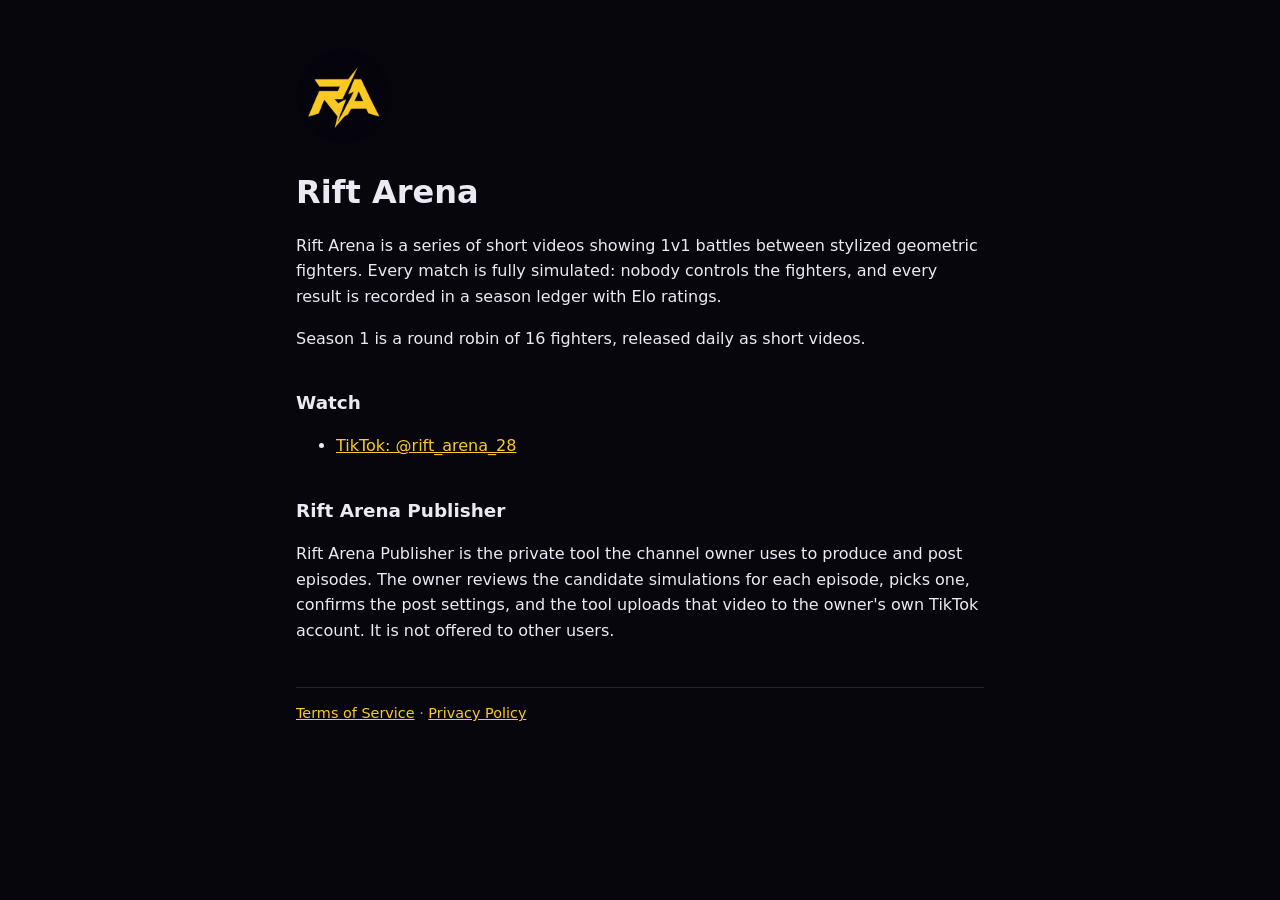
<file: index.html>
<!doctype html>
<html lang="en">
<head>
<meta charset="utf-8">
<meta name="viewport" content="width=device-width, initial-scale=1">
<title>Rift Arena</title>
<meta name="description" content="Rift Arena: simulated 1v1 battles between geometric fighters, released as short videos.">
<link rel="icon" href="/logo.png">
<link rel="stylesheet" href="/style.css">
</head>
<body>
<main>
  <img class="logo" src="/logo.png" alt="Rift Arena logo">
  <h1>Rift Arena</h1>
  <p>Rift Arena is a series of short videos showing 1v1 battles between stylized geometric fighters. Every match is fully simulated: nobody controls the fighters, and every result is recorded in a season ledger with Elo ratings.</p>
  <p>Season 1 is a round robin of 16 fighters, released daily as short videos.</p>
  <h2>Watch</h2>
  <ul>
    <li><a href="https://www.tiktok.com/@rift_arena_28">TikTok: @rift_arena_28</a></li>
  </ul>
  <h2>Rift Arena Publisher</h2>
  <p>Rift Arena Publisher is the private tool the channel owner uses to produce and post episodes. The owner reviews the candidate simulations for each episode, picks one, confirms the post settings, and the tool uploads that video to the owner's own TikTok account. It is not offered to other users.</p>
  <footer><a href="/terms/">Terms of Service</a> · <a href="/privacy/">Privacy Policy</a></footer>
</main>
</body>
</html>
</file>
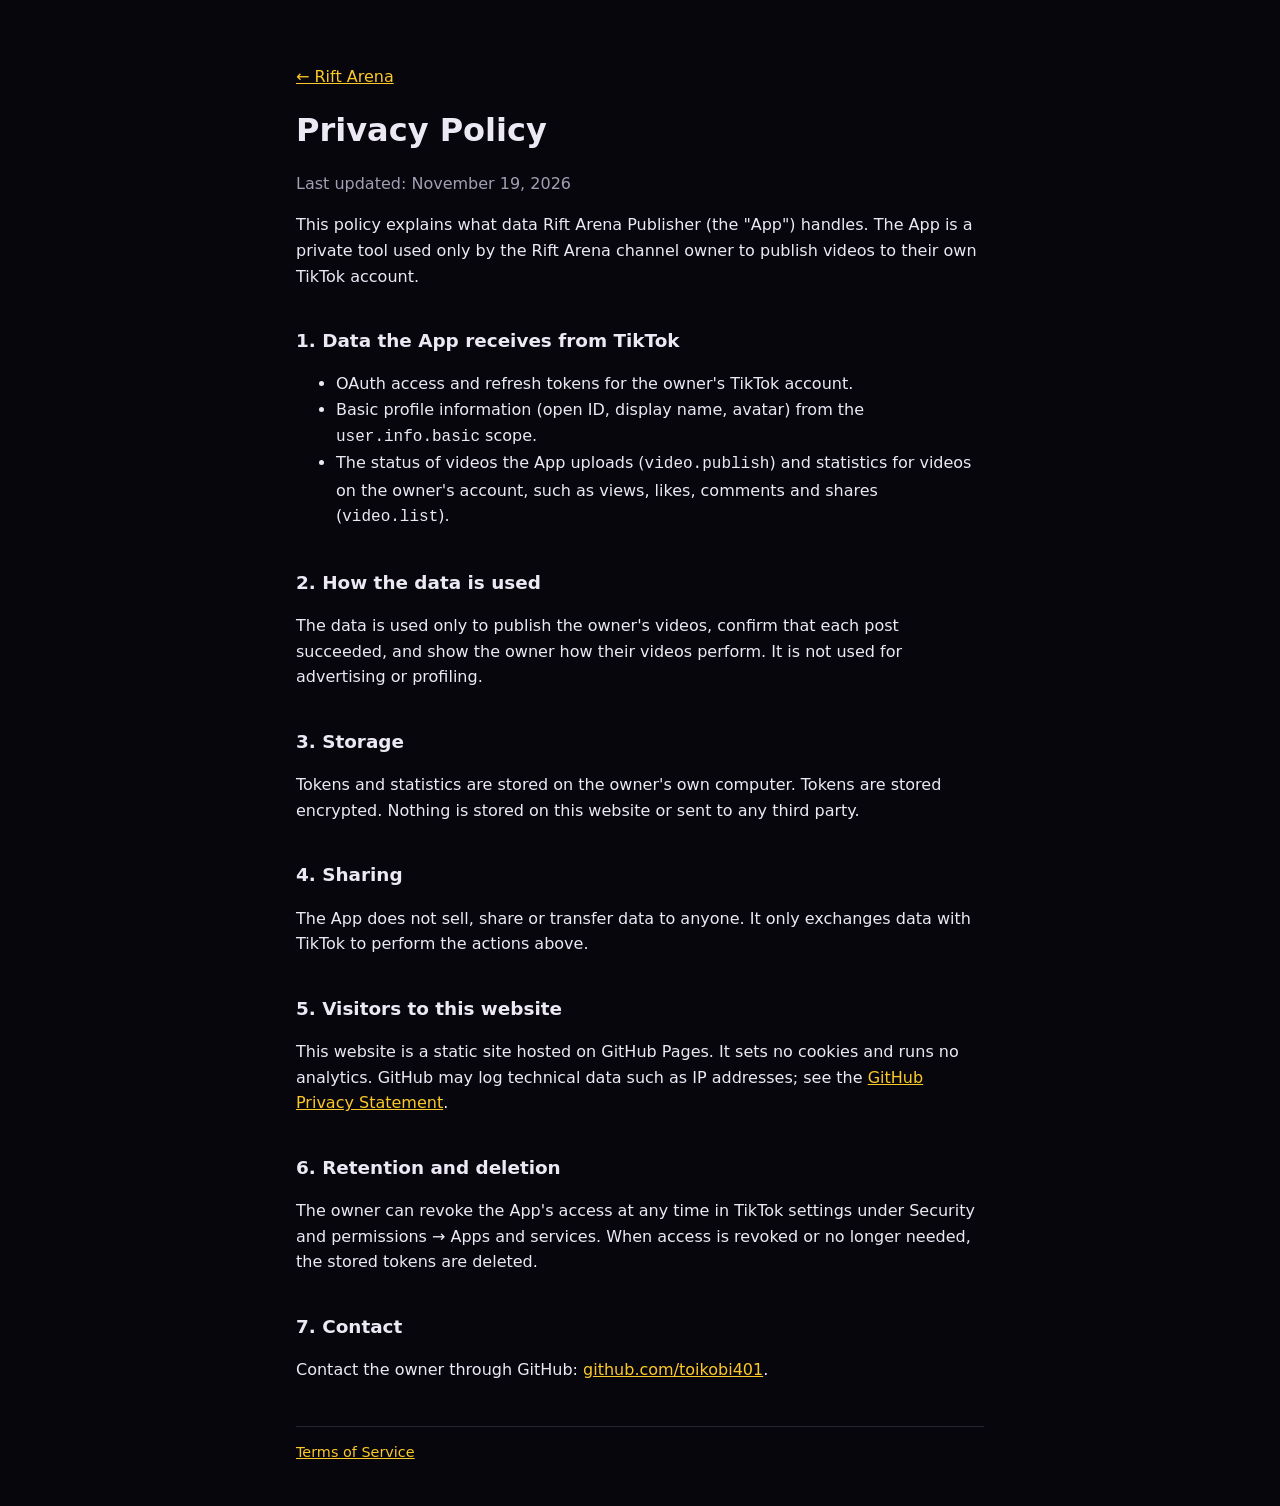
<file: privacy/index.html>
<!doctype html>
<html lang="en">
<head>
<meta charset="utf-8">
<meta name="viewport" content="width=device-width, initial-scale=1">
<title>Privacy Policy</title>
<link rel="icon" href="/logo.png">
<link rel="stylesheet" href="/style.css">
</head>
<body>
<main>
  <p><a href="/">← Rift Arena</a></p>
  <h1>Privacy Policy</h1>
  <p class="muted">Last updated: November 19, 2026</p>

  <p>This policy explains what data Rift Arena Publisher (the "App") handles. The App is a private tool used only by the Rift Arena channel owner to publish videos to their own TikTok account.</p>

  <h2>1. Data the App receives from TikTok</h2>
  <ul>
    <li>OAuth access and refresh tokens for the owner's TikTok account.</li>
    <li>Basic profile information (open ID, display name, avatar) from the <code>user.info.basic</code> scope.</li>
    <li>The status of videos the App uploads (<code>video.publish</code>) and statistics for videos on the owner's account, such as views, likes, comments and shares (<code>video.list</code>).</li>
  </ul>

  <h2>2. How the data is used</h2>
  <p>The data is used only to publish the owner's videos, confirm that each post succeeded, and show the owner how their videos perform. It is not used for advertising or profiling.</p>

  <h2>3. Storage</h2>
  <p>Tokens and statistics are stored on the owner's own computer. Tokens are stored encrypted. Nothing is stored on this website or sent to any third party.</p>

  <h2>4. Sharing</h2>
  <p>The App does not sell, share or transfer data to anyone. It only exchanges data with TikTok to perform the actions above.</p>

  <h2>5. Visitors to this website</h2>
  <p>This website is a static site hosted on GitHub Pages. It sets no cookies and runs no analytics. GitHub may log technical data such as IP addresses; see the <a href="https://docs.github.com/en/site-policy/privacy-policies/github-general-privacy-statement">GitHub Privacy Statement</a>.</p>

  <h2>6. Retention and deletion</h2>
  <p>The owner can revoke the App's access at any time in TikTok settings under Security and permissions → Apps and services. When access is revoked or no longer needed, the stored tokens are deleted.</p>

  <h2>7. Contact</h2>
  <p>Contact the owner through GitHub: <a href="https://github.com/toikobi401">github.com/toikobi401</a>.</p>

  <footer><a href="/terms/">Terms of Service</a></footer>
</main>
</body>
</html>
</file>
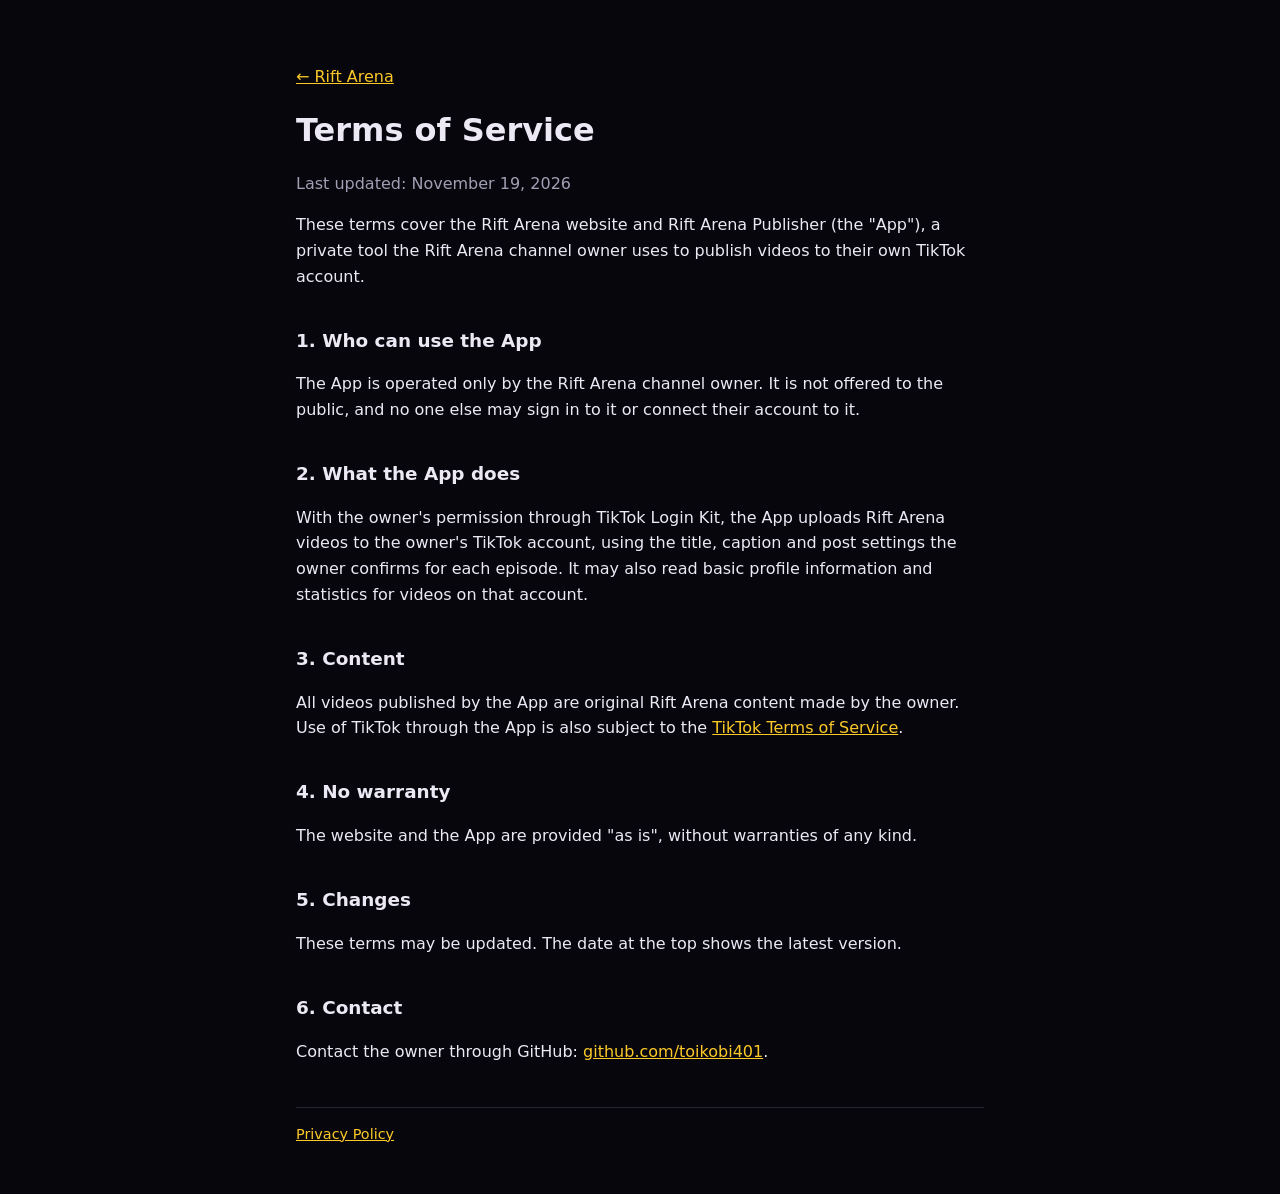
<file: terms/index.html>
<!doctype html>
<html lang="en">
<head>
<meta charset="utf-8">
<meta name="viewport" content="width=device-width, initial-scale=1">
<title>Terms of Service</title>
<link rel="icon" href="/logo.png">
<link rel="stylesheet" href="/style.css">
</head>
<body>
<main>
  <p><a href="/">← Rift Arena</a></p>
  <h1>Terms of Service</h1>
  <p class="muted">Last updated: November 19, 2026</p>

  <p>These terms cover the Rift Arena website and Rift Arena Publisher (the "App"), a private tool the Rift Arena channel owner uses to publish videos to their own TikTok account.</p>

  <h2>1. Who can use the App</h2>
  <p>The App is operated only by the Rift Arena channel owner. It is not offered to the public, and no one else may sign in to it or connect their account to it.</p>

  <h2>2. What the App does</h2>
  <p>With the owner's permission through TikTok Login Kit, the App uploads Rift Arena videos to the owner's TikTok account, using the title, caption and post settings the owner confirms for each episode. It may also read basic profile information and statistics for videos on that account.</p>

  <h2>3. Content</h2>
  <p>All videos published by the App are original Rift Arena content made by the owner. Use of TikTok through the App is also subject to the <a href="https://www.tiktok.com/legal/terms-of-service">TikTok Terms of Service</a>.</p>

  <h2>4. No warranty</h2>
  <p>The website and the App are provided "as is", without warranties of any kind.</p>

  <h2>5. Changes</h2>
  <p>These terms may be updated. The date at the top shows the latest version.</p>

  <h2>6. Contact</h2>
  <p>Contact the owner through GitHub: <a href="https://github.com/toikobi401">github.com/toikobi401</a>.</p>

  <footer><a href="/privacy/">Privacy Policy</a></footer>
</main>
</body>
</html>
</file>
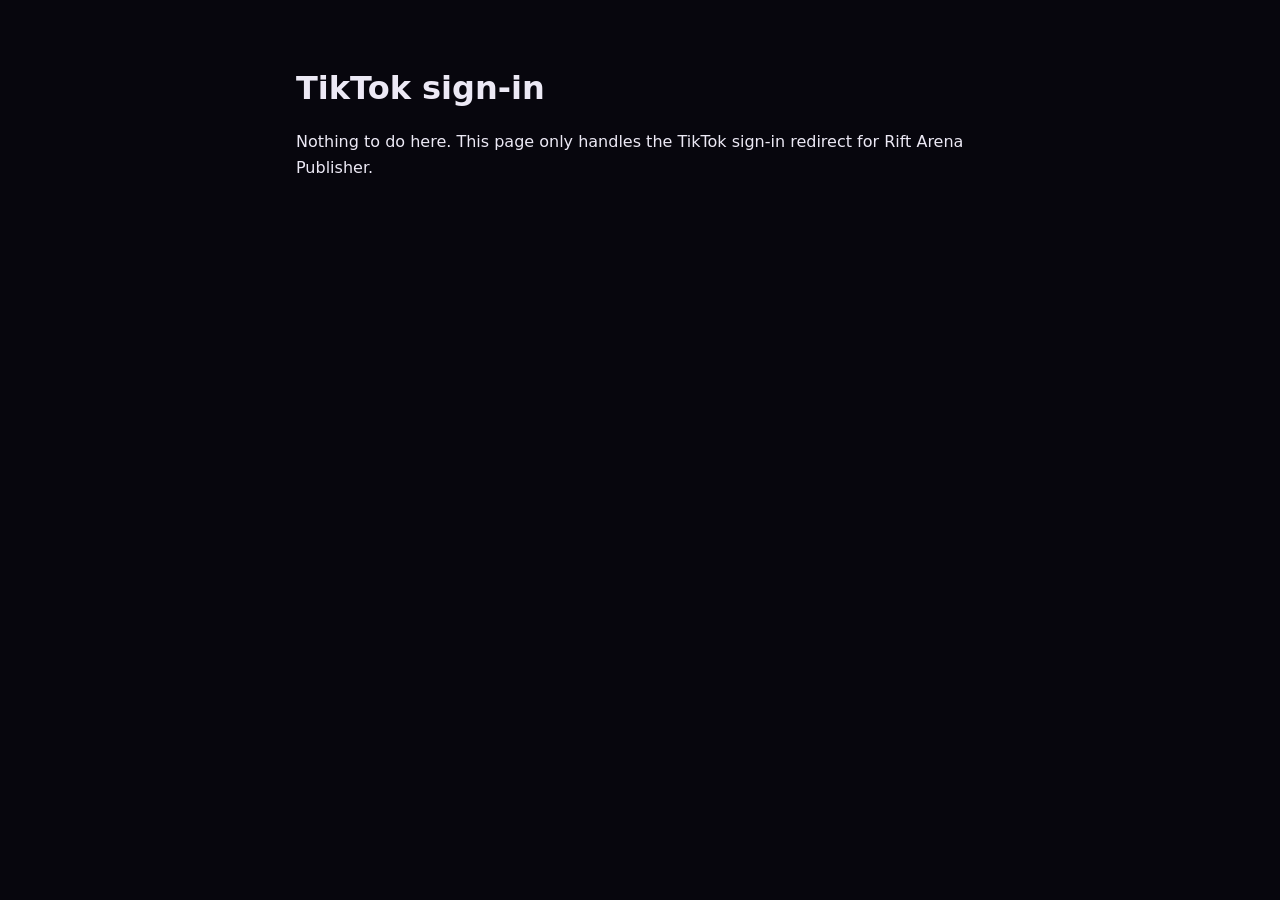
<file: tiktok/callback/index.html>
<!doctype html>
<html lang="en">
<head>
<meta charset="utf-8">
<meta name="viewport" content="width=device-width, initial-scale=1">
<meta name="referrer" content="no-referrer">
<title>TikTok sign-in</title>
<link rel="icon" href="/logo.png">
<link rel="stylesheet" href="/style.css">
</head>
<body>
<main>
  <h1>TikTok sign-in</h1>
  <p id="msg">Returning to Rift Arena Publisher…</p>
</main>
<script>
  // TikTok requires an HTTPS redirect URI, so this page relays the OAuth result to the local tool.
  var LOCAL = 'http://127.0.0.1:5173/api/tiktok/oauth/callback';
  var q = new URLSearchParams(location.search);
  if (q.has('code') || q.has('error')) {
    location.replace(LOCAL + location.search);
  } else {
    document.getElementById('msg').textContent = 'Nothing to do here. This page only handles the TikTok sign-in redirect for Rift Arena Publisher.';
  }
</script>
</body>
</html>
</file>
<file: style.css>
:root { --bg: #07060d; --fg: #ece9f5; --muted: #a29fb3; --accent: #fcc928; }
* { box-sizing: border-box; }
body { margin: 0; background: var(--bg); color: var(--fg); font: 16px/1.6 system-ui, -apple-system, "Segoe UI", sans-serif; }
main { max-width: 720px; margin: 0 auto; padding: 48px 16px; }
a { color: var(--accent); }
h1 { line-height: 1.2; }
h2 { margin-top: 2em; font-size: 1.15rem; }
.muted { color: var(--muted); }
.logo { width: 96px; height: 96px; border-radius: 50%; }
footer { margin-top: 3em; padding-top: 1em; border-top: 1px solid #262433; color: var(--muted); font-size: .9rem; }
</file>
